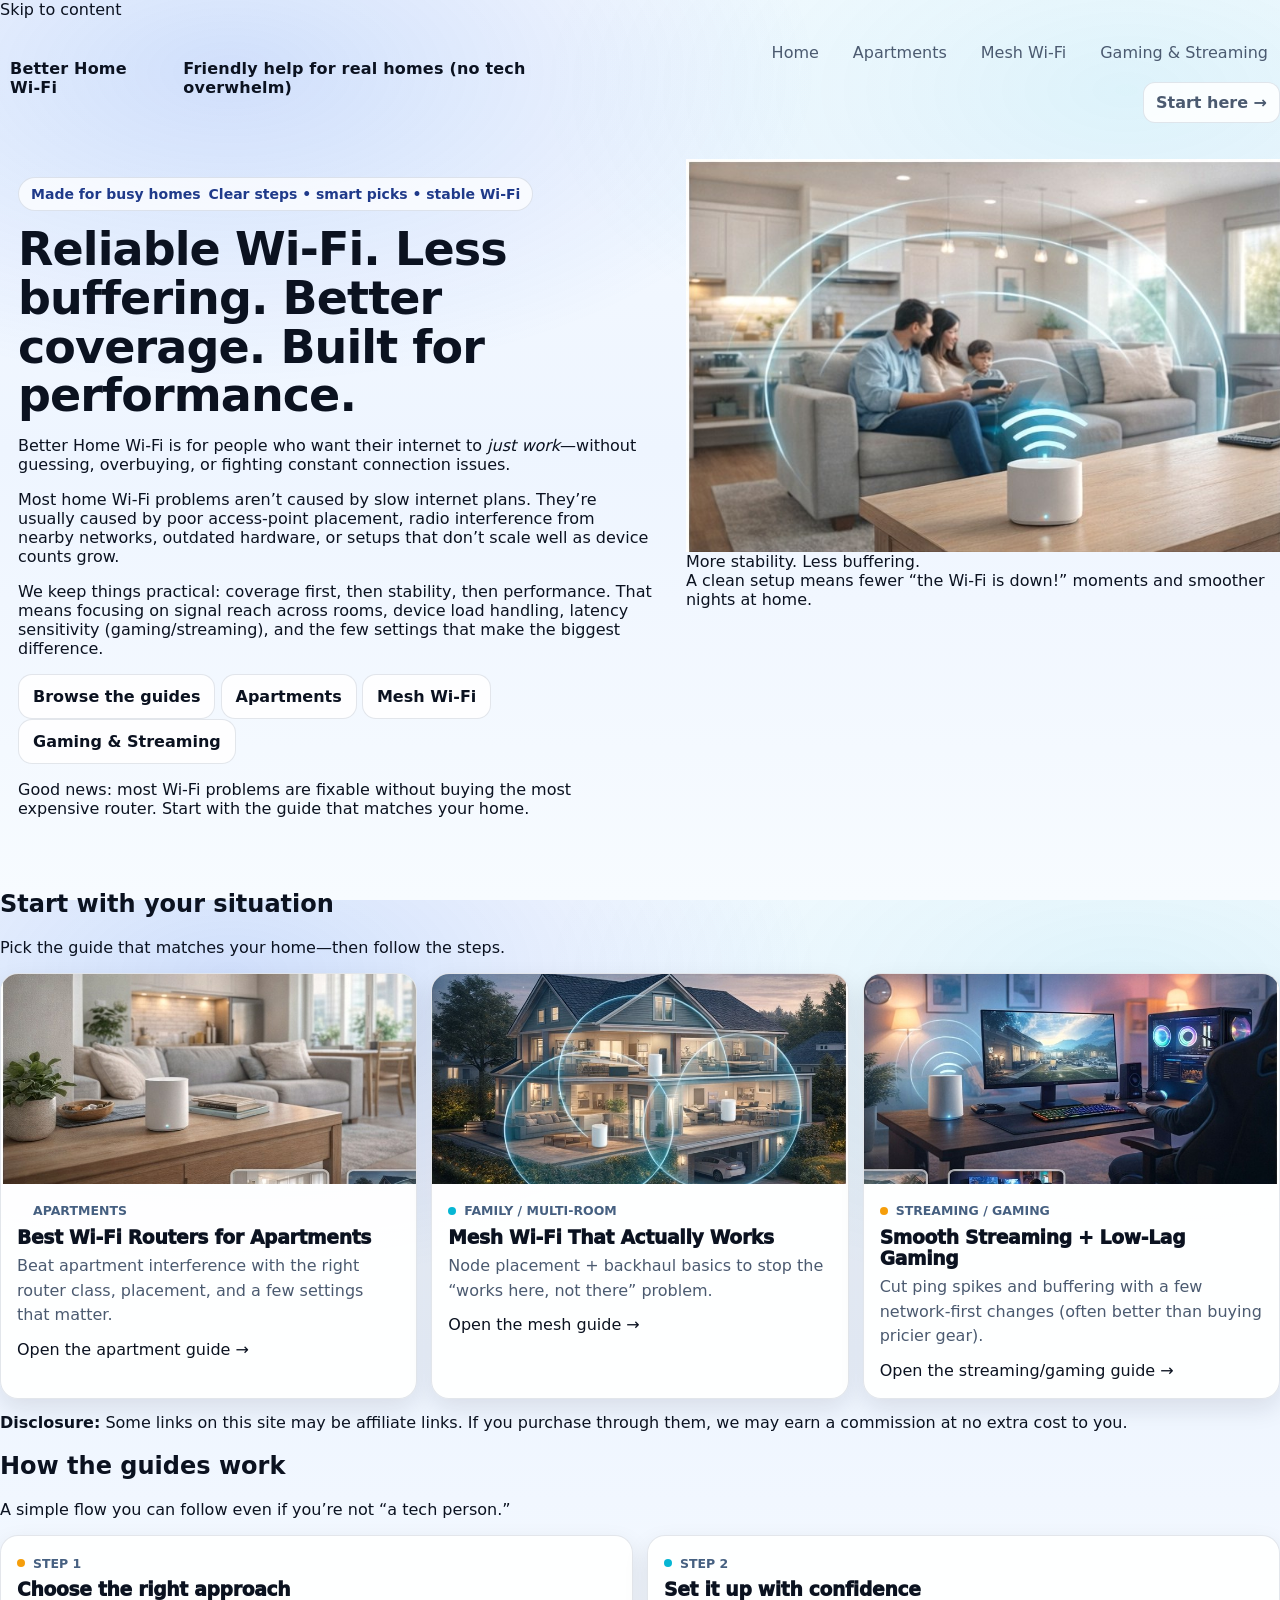
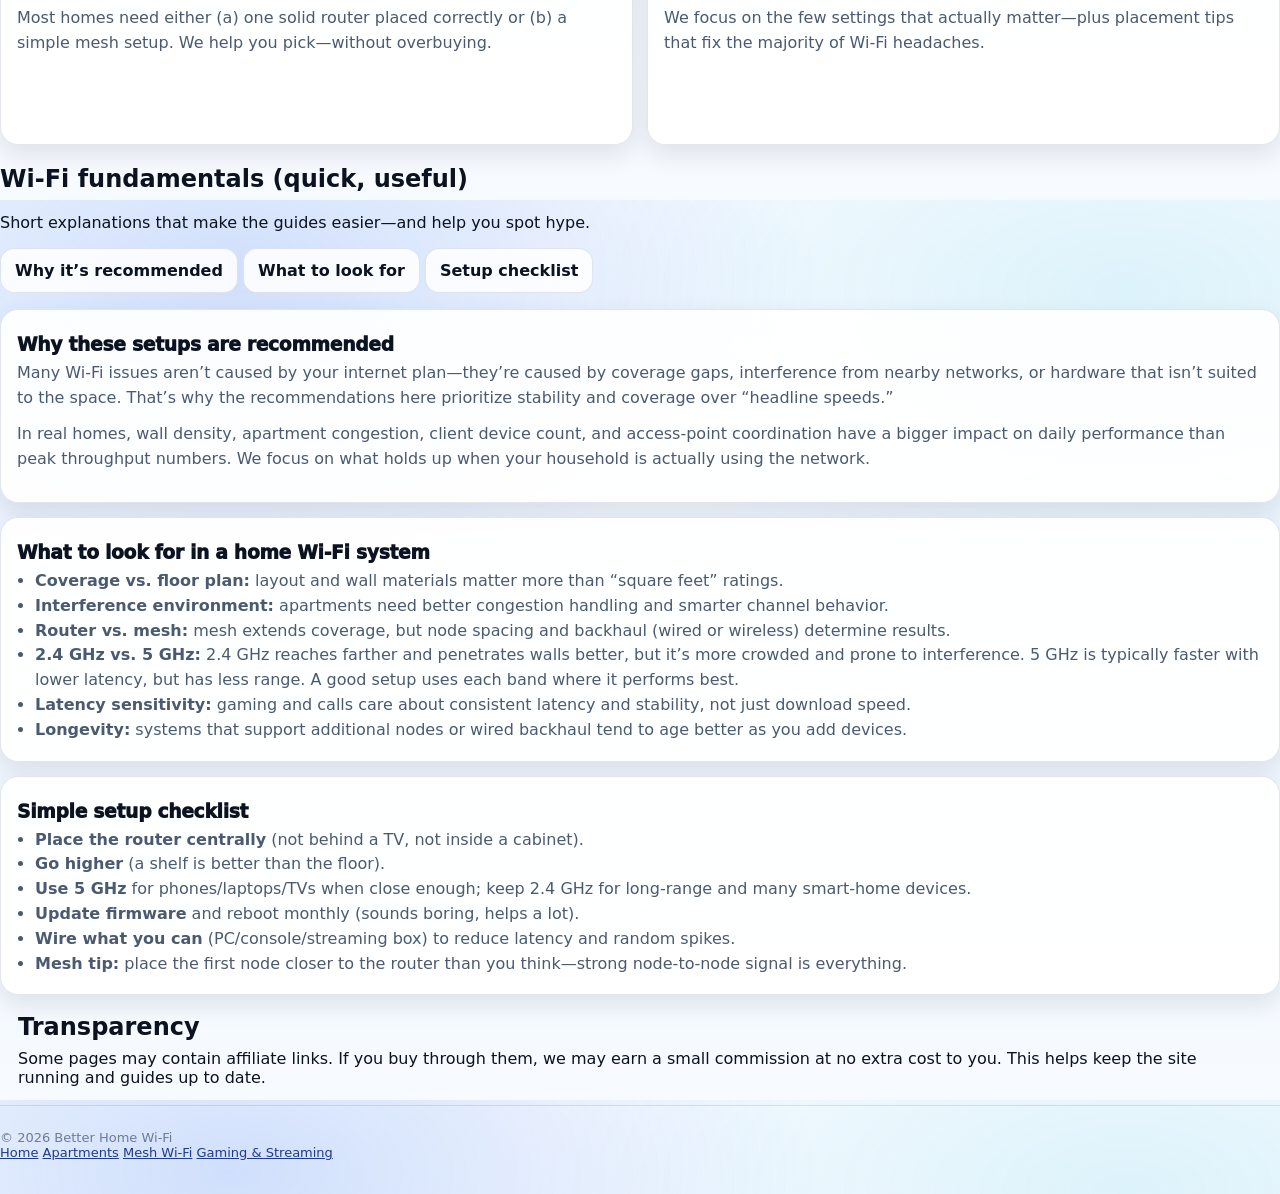
<file: index.html>
<!doctype html>
<html lang="en">
<head>
  <meta charset="utf-8">
  <meta name="viewport" content="width=device-width, initial-scale=1">
  <title>Better Home Wi‑Fi | Reliable Wi‑Fi, Less Buffering, Better Coverage</title>
  <meta name="description" content="Practical home Wi‑Fi guidance for apartments, families, and gamers—focused on coverage, interference, and real-world performance.">
  <meta name="robots" content="index,follow">
  <link rel="stylesheet" href="assets/css/style.css">
</head>
<body>
<a class="skip" href="#content">Skip to content</a>

<header class="top">
  <div class="wrap nav">
    <a class="brand" href="index.html" aria-label="Better Home Wi‑Fi home">
      <span class="logo" aria-hidden="true"></span>
      <span class="brandTitle">Better Home Wi‑Fi</span>
      <span class="brandSub">Friendly help for real homes (no tech overwhelm)</span>
    </a>
    <nav class="navlinks" aria-label="Primary">
      <a href="index.html">Home</a>
      <a href="apartments.html">Apartments</a>
      <a href="mesh.html">Mesh Wi‑Fi</a>
      <a href="gaming.html">Gaming & Streaming</a>
      <a class="btn btnPrimary" href="#featured">Start here →</a>
    </nav>
  </div>
</header>

<main id="content">
  <div class="wrap">

    <!-- HERO -->
    <section class="hero">
      <div class="heroGrid">
        <div class="panel">
          <div class="kicker">
            <span class="pill">Made for busy homes</span>
            <span class="small">Clear steps • smart picks • stable Wi‑Fi</span>
          </div>

          <h1>Reliable Wi‑Fi. Less buffering. Better coverage. Built for performance.</h1>

          <p>
            Better Home Wi‑Fi is for people who want their internet to <em>just work</em>—without guessing, overbuying,
            or fighting constant connection issues.
          </p>
          <p>
            Most home Wi‑Fi problems aren’t caused by slow internet plans. They’re usually caused by poor access‑point placement,
            radio interference from nearby networks, outdated hardware, or setups that don’t scale well as device counts grow.
          </p>
          <p>
            We keep things practical: coverage first, then stability, then performance. That means focusing on signal reach across rooms,
            device load handling, latency sensitivity (gaming/streaming), and the few settings that make the biggest difference.
          </p>

          <div class="actions hero-actions" aria-label="Quick navigation">
            <a class="btn btnPrimary" href="#featured">Browse the guides</a>
            <a class="btn" href="apartments.html">Apartments</a>
            <a class="btn" href="mesh.html">Mesh Wi‑Fi</a>
            <a class="btn" href="gaming.html">Gaming & Streaming</a>
          </div>

          <p class="miniNote">
            Good news: most Wi‑Fi problems are fixable without buying the most expensive router.
            Start with the guide that matches your home.
          </p>
        </div>

        <div class="mediaCard" aria-label="Home Wi‑Fi coverage image">
          <img src="assets/images/hero-home.jpg" alt="A home living space with a Wi‑Fi system" loading="eager">
          <div class="mediaContent">
            <div class="mediaTitle">More stability. Less buffering.</div>
            <div class="mediaText">A clean setup means fewer “the Wi‑Fi is down!” moments and smoother nights at home.</div>
          </div>
        </div>
      </div>
    </section>

    <!-- FEATURED GUIDES -->
    <section id="featured">
      <div class="sectionTitle">
        <h2>Start with your situation</h2>
        <p class="hint">Pick the guide that matches your home—then follow the steps.</p>
      </div>

      <div class="cards">
        <a class="card" href="apartments.html" aria-label="Best Wi‑Fi routers for apartments">
          <div class="cardMedia">
            <img src="assets/images/card-apartments.jpg" alt="Apartment interior with a router" loading="lazy">
          </div>
          <div class="cardBody">
            <div class="cardTag"><span class="dot"></span> APARTMENTS</div>
            <h3 class="cardTitle">Best Wi‑Fi Routers for Apartments</h3>
            <p class="cardText">Beat apartment interference with the right router class, placement, and a few settings that matter.</p>
            <span class="cardLink">Open the apartment guide →</span>
          </div>
        </a>

        <a class="card" href="mesh.html" aria-label="Mesh Wi‑Fi that actually works">
          <div class="cardMedia">
            <img src="assets/images/card-mesh.jpg" alt="Whole-home mesh Wi‑Fi coverage illustration" loading="lazy">
          </div>
          <div class="cardBody">
            <div class="cardTag"><span class="dot" style="background: var(--accent)"></span> FAMILY / MULTI‑ROOM</div>
            <h3 class="cardTitle">Mesh Wi‑Fi That Actually Works</h3>
            <p class="cardText">Node placement + backhaul basics to stop the “works here, not there” problem.</p>
            <span class="cardLink">Open the mesh guide →</span>
          </div>
        </a>

        <a class="card" href="gaming.html" aria-label="Smooth streaming and low-lag gaming">
          <div class="cardMedia">
            <img src="assets/images/card-gaming.jpg" alt="Gaming and streaming setup with a router nearby" loading="lazy">
          </div>
          <div class="cardBody">
            <div class="cardTag"><span class="dot" style="background: var(--warn)"></span> STREAMING / GAMING</div>
            <h3 class="cardTitle">Smooth Streaming + Low‑Lag Gaming</h3>
            <p class="cardText">Cut ping spikes and buffering with a few network-first changes (often better than buying pricier gear).</p>
            <span class="cardLink">Open the streaming/gaming guide →</span>
          </div>
        </a>
      </div>

      <!-- Disclosure (homepage only, under the guide section) -->
      <div class="miniNote" style="margin-top:14px;">
        <strong>Disclosure:</strong> Some links on this site may be affiliate links. If you purchase through them, we may earn a commission at no extra cost to you.
      </div>
    </section>

    <!-- HOW IT WORKS -->
    <section id="how">
      <div class="sectionTitle">
        <h2>How the guides work</h2>
        <p class="hint">A simple flow you can follow even if you’re not “a tech person.”</p>
      </div>

      <div class="grid">
        <div class="card" style="grid-column: span 6; min-height: 210px;">
          <div class="cardBody">
            <div class="cardTag"><span class="dot" style="background: var(--warn)"></span> STEP 1</div>
            <h3 class="cardTitle">Choose the right approach</h3>
            <p class="cardText">Most homes need either (a) one solid router placed correctly or (b) a simple mesh setup. We help you pick—without overbuying.</p>
          </div>
        </div>

        <div class="card" style="grid-column: span 6; min-height: 210px;">
          <div class="cardBody">
            <div class="cardTag"><span class="dot" style="background: var(--accent)"></span> STEP 2</div>
            <h3 class="cardTitle">Set it up with confidence</h3>
            <p class="cardText">We focus on the few settings that actually matter—plus placement tips that fix the majority of Wi‑Fi headaches.</p>
          </div>
        </div>
      </div>
    </section>

    <!-- FUNDAMENTALS (ANCHOR BUTTONS) -->
    <section id="fundamentals">
      <div class="sectionTitle">
        <h2>Wi‑Fi fundamentals (quick, useful)</h2>
        <p class="hint">Short explanations that make the guides easier—and help you spot hype.</p>
      </div>

      <div class="actions" style="margin: 0 0 14px;">
        <a class="btn" href="#why-recommended">Why it’s recommended</a>
        <a class="btn" href="#what-to-look-for">What to look for</a>
        <a class="btn" href="#setup-checklist">Setup checklist</a>
      </div>

      <div class="grid">
        <div class="card" id="why-recommended" style="grid-column: span 12;">
          <div class="cardBody">
            <h3 class="cardTitle">Why these setups are recommended</h3>
            <p class="cardText">
              Many Wi‑Fi issues aren’t caused by your internet plan—they’re caused by coverage gaps, interference from nearby networks,
              or hardware that isn’t suited to the space. That’s why the recommendations here prioritize stability and coverage over
              “headline speeds.”
            </p>
            <p class="cardText">
              In real homes, wall density, apartment congestion, client device count, and access‑point coordination have a bigger impact
              on daily performance than peak throughput numbers. We focus on what holds up when your household is actually using the network.
            </p>
          </div>
        </div>

        <div class="card" id="what-to-look-for" style="grid-column: span 12;">
          <div class="cardBody">
            <h3 class="cardTitle">What to look for in a home Wi‑Fi system</h3>
            <ul class="cardText" style="margin:0; padding-left: 18px;">
              <li><strong>Coverage vs. floor plan:</strong> layout and wall materials matter more than “square feet” ratings.</li>
              <li><strong>Interference environment:</strong> apartments need better congestion handling and smarter channel behavior.</li>
              <li><strong>Router vs. mesh:</strong> mesh extends coverage, but node spacing and backhaul (wired or wireless) determine results.</li>
              <li>
                <strong>2.4 GHz vs. 5 GHz:</strong> 2.4 GHz reaches farther and penetrates walls better, but it’s more crowded and prone to interference.
                5 GHz is typically faster with lower latency, but has less range. A good setup uses each band where it performs best.
              </li>
              <li><strong>Latency sensitivity:</strong> gaming and calls care about consistent latency and stability, not just download speed.</li>
              <li><strong>Longevity:</strong> systems that support additional nodes or wired backhaul tend to age better as you add devices.</li>
            </ul>
          </div>
        </div>

        <div class="card" id="setup-checklist" style="grid-column: span 12;">
          <div class="cardBody">
            <h3 class="cardTitle">Simple setup checklist</h3>
            <ul class="cardText" style="margin:0; padding-left: 18px;">
              <li><strong>Place the router centrally</strong> (not behind a TV, not inside a cabinet).</li>
              <li><strong>Go higher</strong> (a shelf is better than the floor).</li>
              <li><strong>Use 5 GHz</strong> for phones/laptops/TVs when close enough; keep 2.4 GHz for long‑range and many smart‑home devices.</li>
              <li><strong>Update firmware</strong> and reboot monthly (sounds boring, helps a lot).</li>
              <li><strong>Wire what you can</strong> (PC/console/streaming box) to reduce latency and random spikes.</li>
              <li><strong>Mesh tip:</strong> place the first node closer to the router than you think—strong node‑to‑node signal is everything.</li>
            </ul>
          </div>
        </div>
      </div>
    </section>

    <!-- TRANSPARENCY -->
    <section>
      <div class="panel">
        <h2 style="margin:0 0 8px;">Transparency</h2>
        <p class="small" style="margin:0;">
          Some pages may contain affiliate links. If you buy through them, we may earn a small commission at no extra cost to you.
          This helps keep the site running and guides up to date.
        </p>
      </div>
    </section>

  </div>
</main>

<footer class="footer">
  <div class="wrap footerGrid">
    <div class="small">© 2026 Better Home Wi‑Fi</div>
    <div class="footerLinks small">
      <a href="index.html">Home</a>
      <a href="apartments.html">Apartments</a>
      <a href="mesh.html">Mesh Wi‑Fi</a>
      <a href="gaming.html">Gaming & Streaming</a>
    </div>
  </div>
</footer>

<!-- No scripts: keep static-only requirement -->
</body>
</html>
</file>
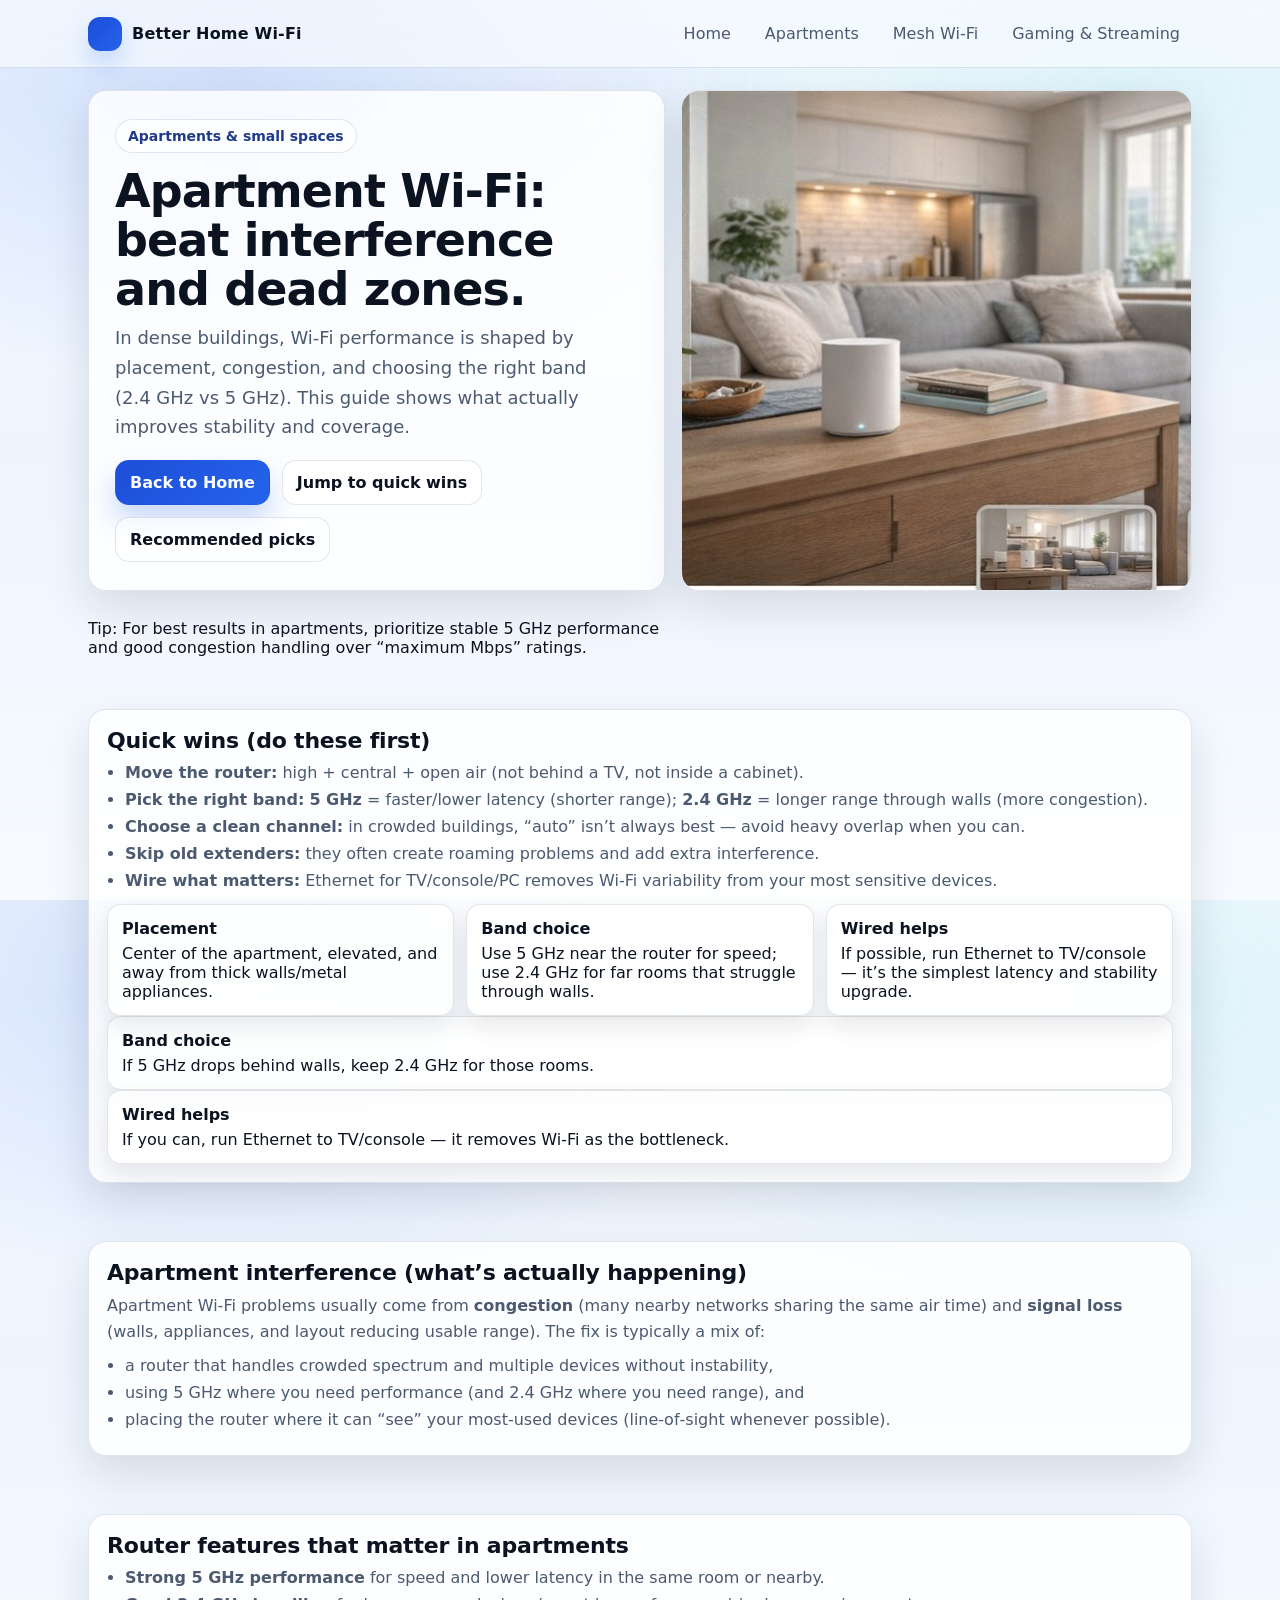
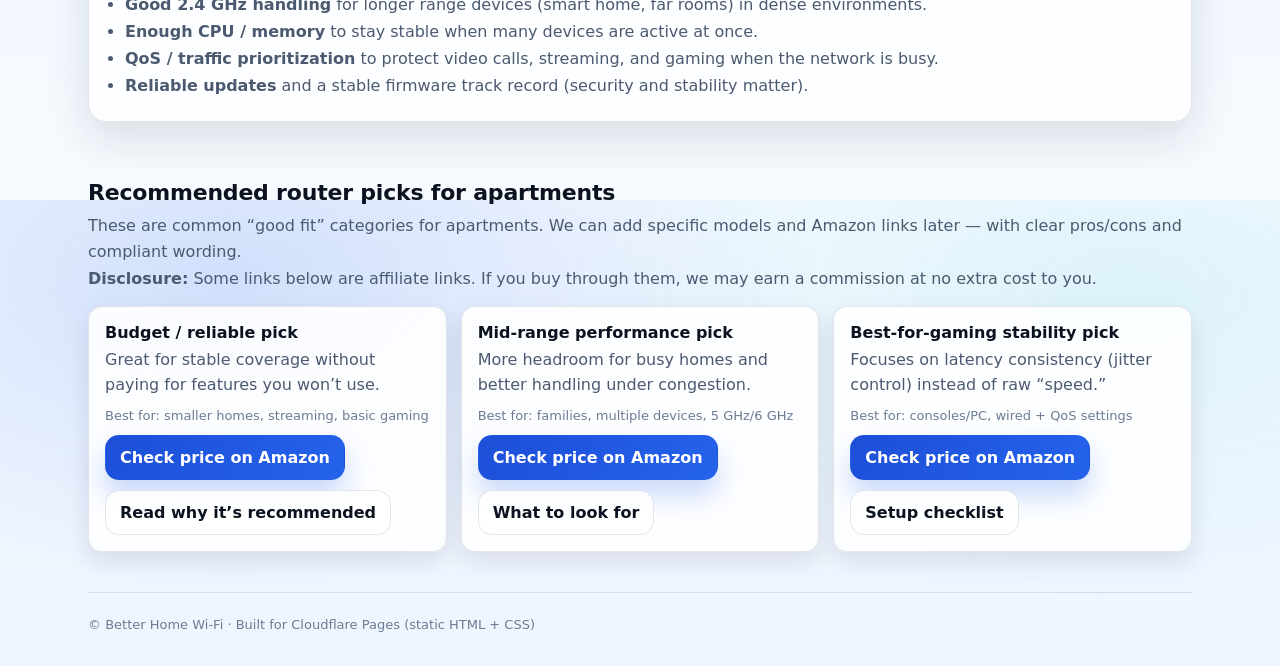
<file: apartments.html>
<!doctype html>
<html lang="en">
<head>
  <meta charset="utf-8">
  <meta name="viewport" content="width=device-width, initial-scale=1">
  <title>Apartments & small spaces — Better Home Wi-Fi</title>
  <meta name="description" content="Apartment Wi‑Fi guide: reduce interference, placement tips, and router features that matter.">
  <link rel="stylesheet" href="assets/css/style.css">
</head>
<body>
<a class="skip-link" href="#content">Skip to content</a>
<header class="topbar">
  <div class="container">
    <nav class="nav" aria-label="Primary">
      <a class="brand" href="index.html">
        <span class="brand-badge" aria-hidden="true"></span>
        <span>Better Home Wi-Fi</span>
      </a>
      <div class="navlinks">
        <a href="index.html" >Home</a>
        <a href="apartments.html">Apartments</a>
        <a href="mesh.html">Mesh Wi-Fi</a>
        <a href="gaming.html">Gaming &amp; Streaming</a>
      </div>
    </nav>
</div>
</header>
<main id="content" class="container">

  <section class="hero" aria-label="Guide hero">
    <div class="heroGrid">
      <div class="shell heroCopy">
        <div class="kicker">Apartments & small spaces</div>
        <h1>Apartment Wi‑Fi: beat interference and dead zones.</h1>
        <p class="lede">In dense buildings, Wi‑Fi performance is shaped by placement, congestion, and choosing the right band (2.4&nbsp;GHz vs 5&nbsp;GHz). This guide shows what actually improves stability and coverage.</p>
        <div class="ctaRow">
          <a class="btn primary" href="index.html">Back to Home</a>
          <a class="btn" href="#quickwins">Jump to quick wins</a>
          <a class="btn ghost" href="#picks">Recommended picks</a>
        </div>
</div>
      <div class="shell heroMedia">
        <img src="assets/images/hero-apartments.jpg" alt="Guide image">
      </div>
    
    <p class="note" style="margin-top:12px">Tip: For best results in apartments, prioritize stable 5&nbsp;GHz performance and good congestion handling over “maximum Mbps” ratings.</p>
</div>
  </section>

  <section class="section" id="quickwins">
    <div class="shell panel">
      <h2>Quick wins (do these first)</h2>
      
<ul class="bullets">
  <li><strong>Move the router:</strong> high + central + open air (not behind a TV, not inside a cabinet).</li>
  <li><strong>Pick the right band:</strong> <strong>5&nbsp;GHz</strong> = faster/lower latency (shorter range); <strong>2.4&nbsp;GHz</strong> = longer range through walls (more congestion).</li>
  <li><strong>Choose a clean channel:</strong> in crowded buildings, “auto” isn’t always best — avoid heavy overlap when you can.</li>
  <li><strong>Skip old extenders:</strong> they often create roaming problems and add extra interference.</li>
  <li><strong>Wire what matters:</strong> Ethernet for TV/console/PC removes Wi‑Fi variability from your most sensitive devices.</li>
</ul>
<div class="steps">
  <div class="step"><strong>Placement</strong> Center of the apartment, elevated, and away from thick walls/metal appliances.</div>
  <div class="step"><strong>Band choice</strong> Use 5&nbsp;GHz near the router for speed; use 2.4&nbsp;GHz for far rooms that struggle through walls.</div>
  <div class="step"><strong>Wired helps</strong> If possible, run Ethernet to TV/console — it’s the simplest latency and stability upgrade.</div>
</div>

  <div class="step"><strong>Band choice</strong> If 5 GHz drops behind walls, keep 2.4 GHz for those rooms.</div>
  <div class="step"><strong>Wired helps</strong> If you can, run Ethernet to TV/console — it removes Wi‑Fi as the bottleneck.</div>
</div>

    </div>
  </section>

  <section class="section" >
    <div class="shell panel">
      <h2>Apartment interference (what’s actually happening)</h2>
      
<p>Apartment Wi‑Fi problems usually come from <strong>congestion</strong> (many nearby networks sharing the same air time) and <strong>signal loss</strong> (walls, appliances, and layout reducing usable range). The fix is typically a mix of:</p>
<ul class="bullets">
  <li>a router that handles crowded spectrum and multiple devices without instability,</li>
  <li>using 5&nbsp;GHz where you need performance (and 2.4&nbsp;GHz where you need range), and</li>
  <li>placing the router where it can “see” your most-used devices (line‑of‑sight whenever possible).</li>
</ul>

    </div>
  </section>

  <section class="section" >
    <div class="shell panel">
      <h2>Router features that matter in apartments</h2>
      
<ul class="bullets">
  <li><strong>Strong 5&nbsp;GHz performance</strong> for speed and lower latency in the same room or nearby.</li>
  <li><strong>Good 2.4&nbsp;GHz handling</strong> for longer range devices (smart home, far rooms) in dense environments.</li>
  <li><strong>Enough CPU / memory</strong> to stay stable when many devices are active at once.</li>
  <li><strong>QoS / traffic prioritization</strong> to protect video calls, streaming, and gaming when the network is busy.</li>
  <li><strong>Reliable updates</strong> and a stable firmware track record (security and stability matter).</li>
</ul>

    </div>
  </section>

  <section class="section" id="picks" aria-label="Product picks">
    <h2>Recommended router picks for apartments</h2>
    <p>These are common “good fit” categories for apartments. We can add specific models and Amazon links later — with clear pros/cons and compliant wording.</p>
    <p class="note"><strong>Disclosure:</strong> Some links below are affiliate links. If you buy through them, we may earn a commission at no extra cost to you.</p>
<div class="productGrid">
      <div class="product">
        <h4>Budget / reliable pick</h4>
        <p>Great for stable coverage without paying for features you won’t use.</p>
        <div class="meta">Best for: smaller homes, streaming, basic gaming</div>
        <div class="actions">
          <a class="btn primary" href="https://www.amazon.com/s?k=wifi+router+apartment+budget&tag=betterhomewif-20" target="_blank" rel="nofollow sponsored">Check price on Amazon</a>
          <a class="btn" href="index.html#why-recommended">Read why it’s recommended</a>
        </div>
      </div>
      <div class="product">
        <h4>Mid‑range performance pick</h4>
        <p>More headroom for busy homes and better handling under congestion.</p>
        <div class="meta">Best for: families, multiple devices, 5 GHz/6 GHz</div>
        <div class="actions">
          <a class="btn primary" href="https://www.amazon.com/s?k=wifi+6+router+apartment&tag=betterhomewif-20" target="_blank" rel="nofollow sponsored">Check price on Amazon</a>
          <a class="btn" href="index.html#what-to-look-for">What to look for</a>
        </div>
      </div>
      <div class="product">
        <h4>Best‑for‑gaming stability pick</h4>
        <p>Focuses on latency consistency (jitter control) instead of raw “speed.”</p>
        <div class="meta">Best for: consoles/PC, wired + QoS settings</div>
        <div class="actions">
          <a class="btn primary" href="https://www.amazon.com/s?k=gaming+router+low+latency&tag=betterhomewif-20" target="_blank" rel="nofollow sponsored">Check price on Amazon</a>
          <a class="btn" href="index.html#setup-checklist">Setup checklist</a>
        </div>
      </div>
    </div>
  </section>
  <section class="footer" aria-label="Footer">
    <div>© Better Home Wi-Fi · Built for Cloudflare Pages (static HTML + CSS)</div>
</section>
</main>
</body>
</html>
</file>
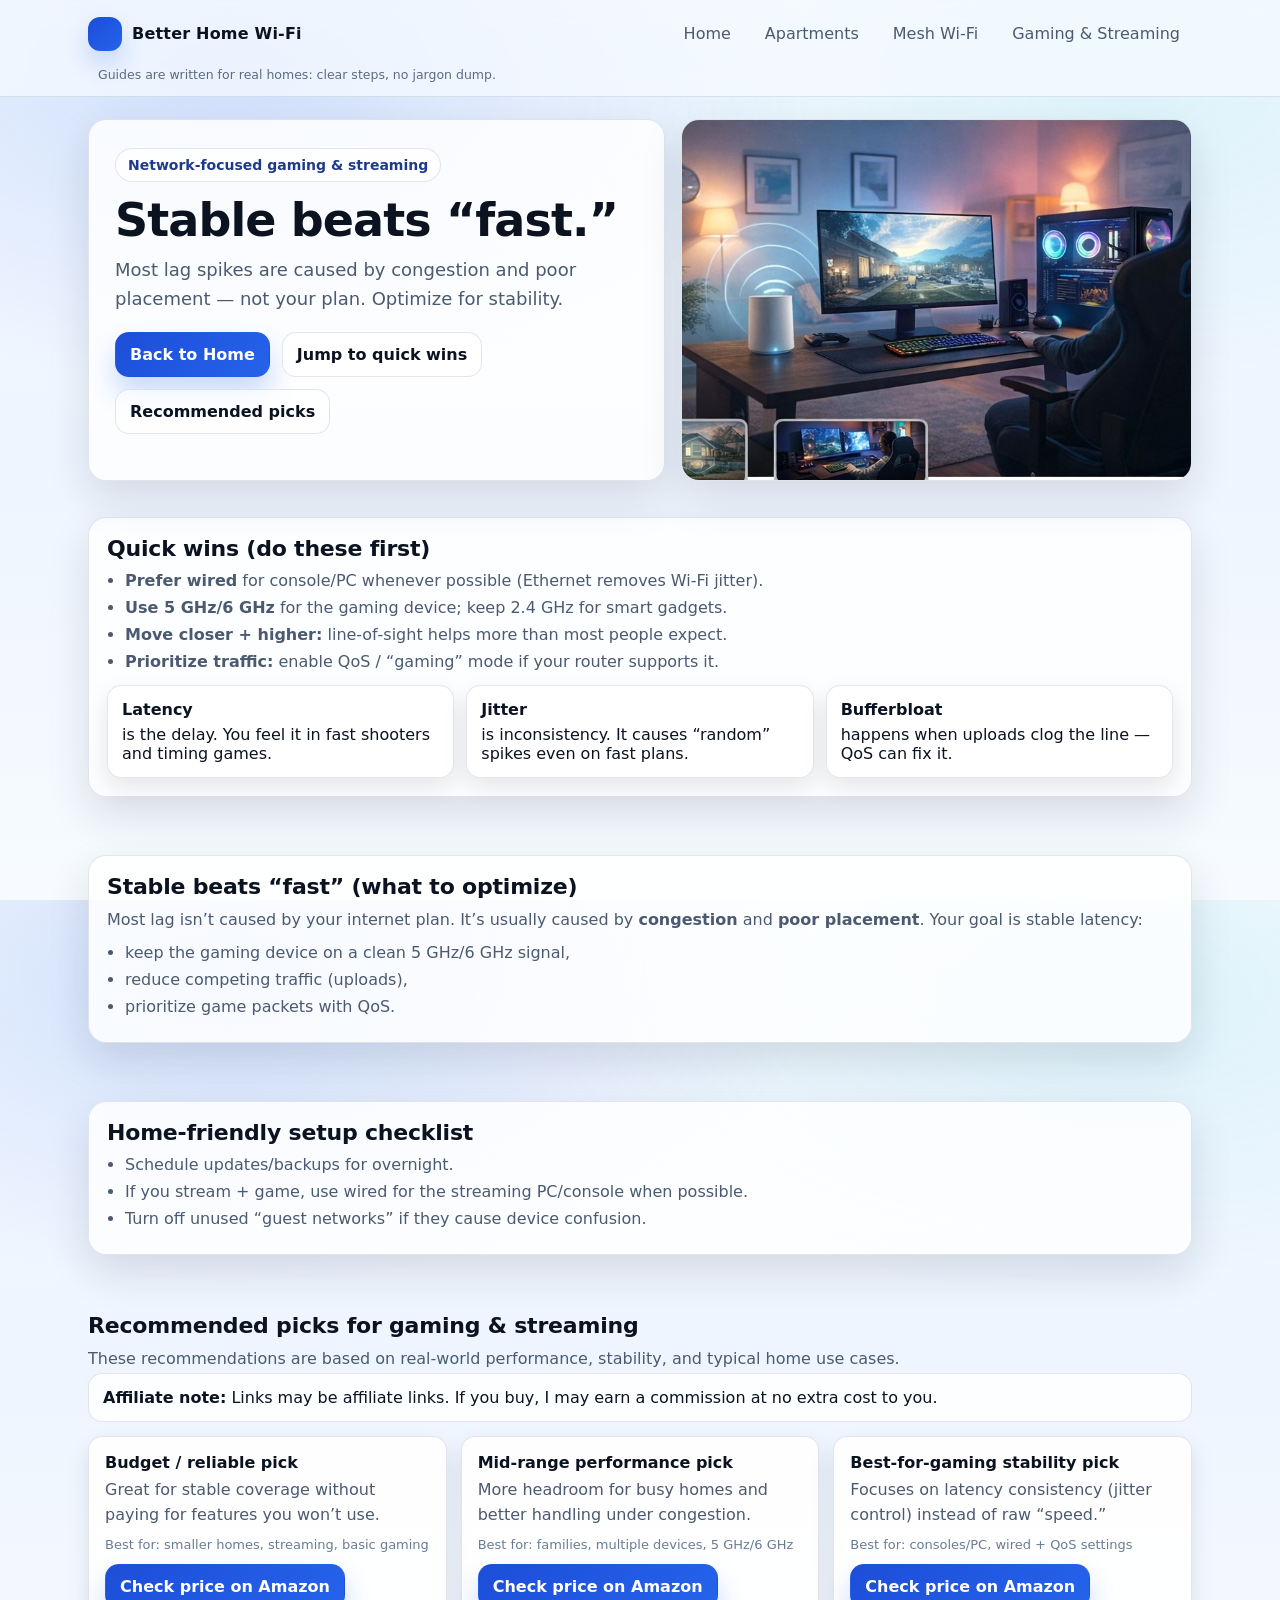
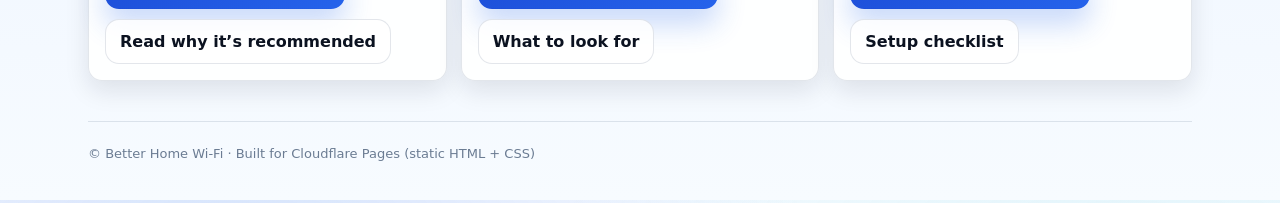
<file: gaming.html>
<!doctype html>
<html lang="en">
<head>
  <meta charset="utf-8">
  <meta name="viewport" content="width=device-width, initial-scale=1">
  <title>Gaming & Streaming — Better Home Wi-Fi</title>
  <meta name="description" content="Gaming Wi‑Fi guide: reduce jitter, improve stability, and choose the right hardware.">
  <link rel="stylesheet" href="assets/css/style.css">
</head>
<body>
<a class="skip-link" href="#content">Skip to content</a>
<header class="topbar">
  <div class="container">
    <nav class="nav" aria-label="Primary">
      <a class="brand" href="index.html">
        <span class="brand-badge" aria-hidden="true"></span>
        <span>Better Home Wi-Fi</span>
      </a>
      <div class="navlinks">
        <a href="index.html" >Home</a>
        <a href="apartments.html">Apartments</a>
        <a href="mesh.html">Mesh Wi-Fi</a>
        <a href="gaming.html">Gaming &amp; Streaming</a>
      </div>
    </nav>
    <div class="notice">
      <span><strong></strong> </span>
      <span>Guides are written for real homes: clear steps, no jargon dump.</span>
    </div>
  </div>
</header>
<main id="content" class="container">

  <section class="hero" aria-label="Guide hero">
    <div class="heroGrid">
      <div class="shell heroCopy">
        <div class="kicker">Network‑focused gaming & streaming</div>
        <h1>Stable beats “fast.”</h1>
        <p class="lede">Most lag spikes are caused by congestion and poor placement — not your plan. Optimize for stability.</p>
        <div class="ctaRow">
          <a class="btn primary" href="index.html">Back to Home</a>
          <a class="btn" href="#quickwins">Jump to quick wins</a>
          <a class="btn ghost" href="#picks">Recommended picks</a>
        </div>
        <div class="smallprint"><strong></strong> </div>
      </div>
      <div class="shell heroMedia">
        <img src="assets/images/hero-gaming.jpg" alt="Guide image">
      </div>
    </div>
  </section>

  <section class="section" id="quickwins">
    <div class="shell panel">
      <h2>Quick wins (do these first)</h2>
      
<ul class="bullets">
  <li><strong>Prefer wired</strong> for console/PC whenever possible (Ethernet removes Wi‑Fi jitter).</li>
  <li><strong>Use 5 GHz/6 GHz</strong> for the gaming device; keep 2.4 GHz for smart gadgets.</li>
  <li><strong>Move closer + higher:</strong> line‑of‑sight helps more than most people expect.</li>
  <li><strong>Prioritize traffic:</strong> enable QoS / “gaming” mode if your router supports it.</li>
</ul>
<div class="steps">
  <div class="step"><strong>Latency</strong> is the delay. You feel it in fast shooters and timing games.</div>
  <div class="step"><strong>Jitter</strong> is inconsistency. It causes “random” spikes even on fast plans.</div>
  <div class="step"><strong>Bufferbloat</strong> happens when uploads clog the line — QoS can fix it.</div>
</div>

    </div>
  </section>

  <section class="section" >
    <div class="shell panel">
      <h2>Stable beats “fast” (what to optimize)</h2>
      
<p>Most lag isn’t caused by your internet plan. It’s usually caused by <strong>congestion</strong> and <strong>poor placement</strong>. Your goal is stable latency:</p>
<ul class="bullets">
  <li>keep the gaming device on a clean 5 GHz/6 GHz signal,</li>
  <li>reduce competing traffic (uploads),</li>
  <li>prioritize game packets with QoS.</li>
</ul>

    </div>
  </section>

  <section class="section" >
    <div class="shell panel">
      <h2>Home-friendly setup checklist</h2>
      
<ul class="bullets">
  <li>Schedule updates/backups for overnight.</li>
  <li>If you stream + game, use wired for the streaming PC/console when possible.</li>
  <li>Turn off unused “guest networks” if they cause device confusion.</li>
</ul>

    </div>
  </section>

  <section class="section" id="picks" aria-label="Product picks">
    <h2>Recommended picks for gaming & streaming</h2>
    <p>These recommendations are based on real-world performance, stability, and typical home use cases.</p>

    <div class="callout">
      <strong>Affiliate note:</strong> Links may be affiliate links. If you buy, I may earn a commission at no extra cost to you.
    </div>

    <div class="productGrid">
      <div class="product">
        <h4>Budget / reliable pick</h4>
        <p>Great for stable coverage without paying for features you won’t use.</p>
        <div class="meta">Best for: smaller homes, streaming, basic gaming</div>
        <div class="actions">
          <a class="btn primary" href="#">Check price on Amazon</a>
          <a class="btn" href="#">Read why it’s recommended</a>
        </div>
      </div>
      <div class="product">
        <h4>Mid‑range performance pick</h4>
        <p>More headroom for busy homes and better handling under congestion.</p>
        <div class="meta">Best for: families, multiple devices, 5 GHz/6 GHz</div>
        <div class="actions">
          <a class="btn primary" href="#">Check price on Amazon</a>
          <a class="btn" href="#">What to look for</a>
        </div>
      </div>
      <div class="product">
        <h4>Best‑for‑gaming stability pick</h4>
        <p>Focuses on latency consistency (jitter control) instead of raw “speed.”</p>
        <div class="meta">Best for: consoles/PC, wired + QoS settings</div>
        <div class="actions">
          <a class="btn primary" href="#">Check price on Amazon</a>
          <a class="btn" href="#">Setup checklist</a>
        </div>
      </div>
    </div>
  </section>
  <section class="footer" aria-label="Footer">
    <div>© Better Home Wi-Fi · Built for Cloudflare Pages (static HTML + CSS)</div>
    <div style="margin-top:8px"><strong></strong> </div>
  </section>
</main>
</body>
</html>
</file>
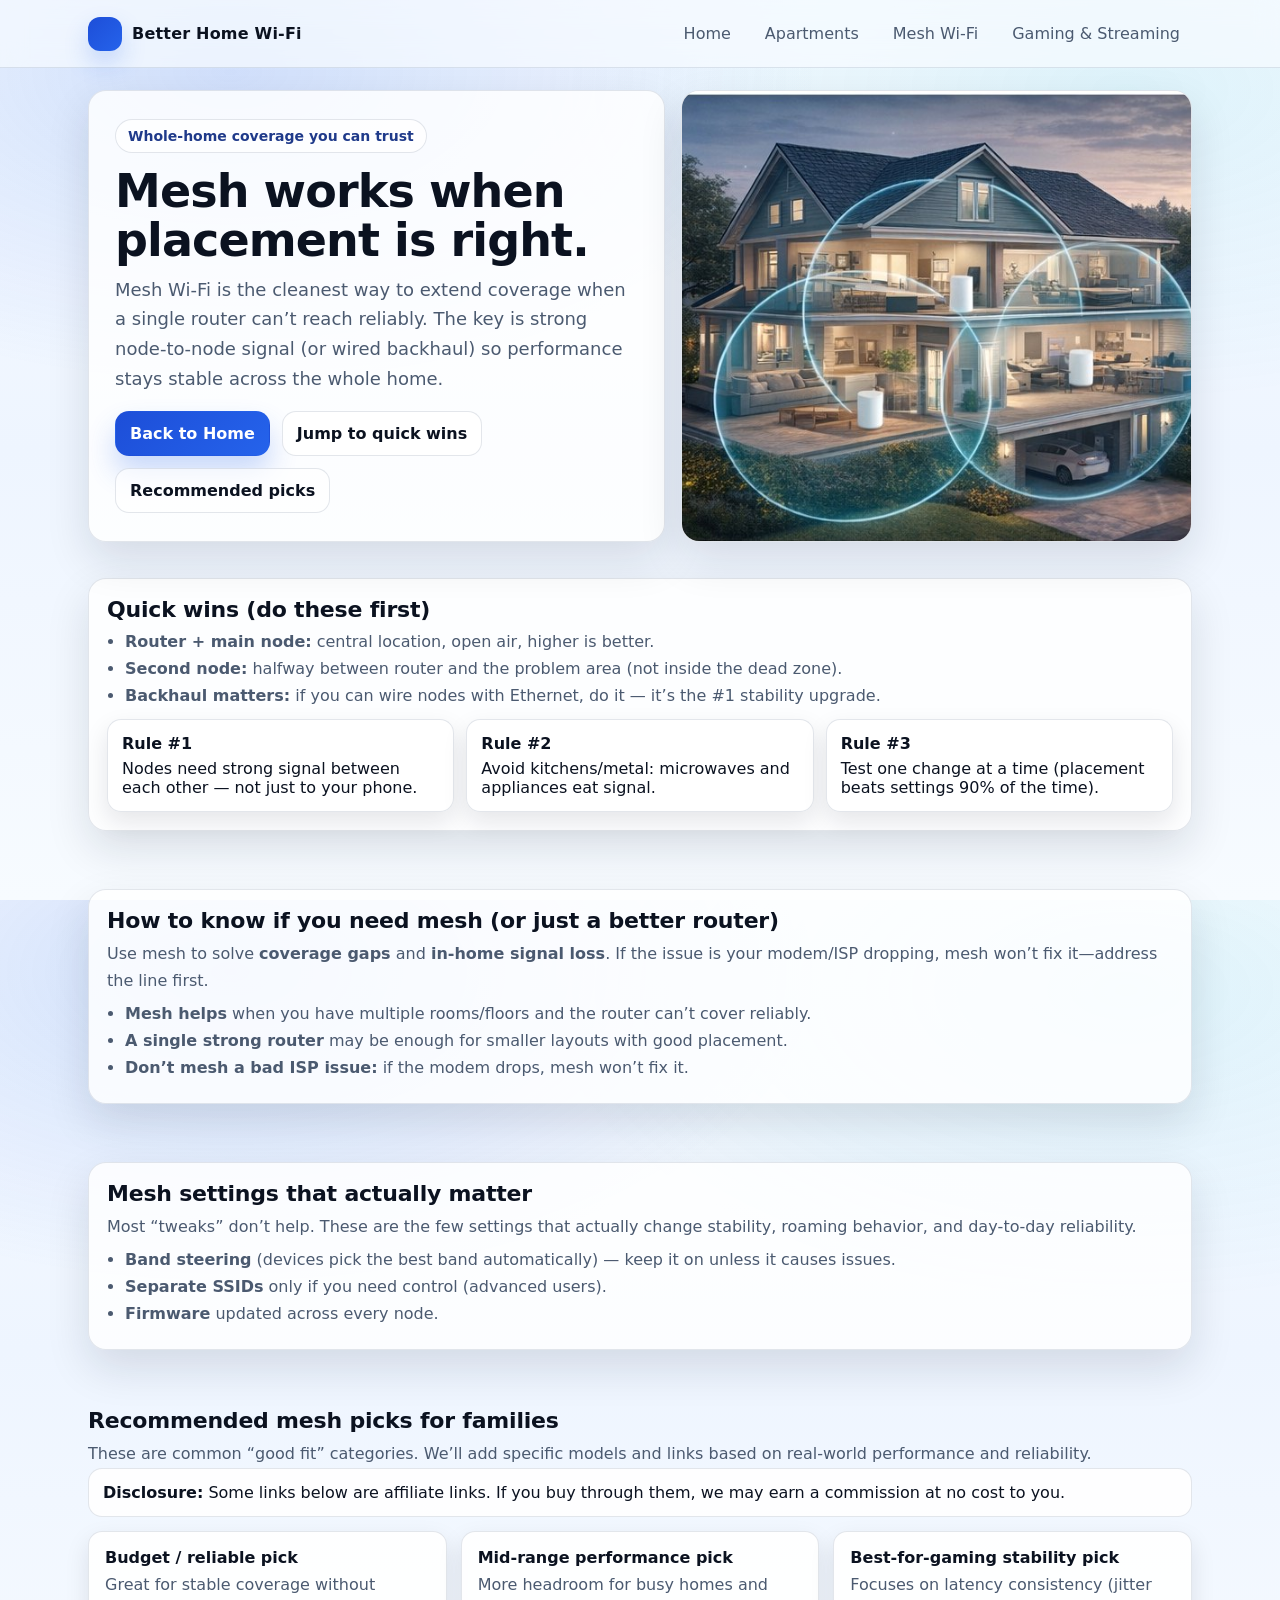
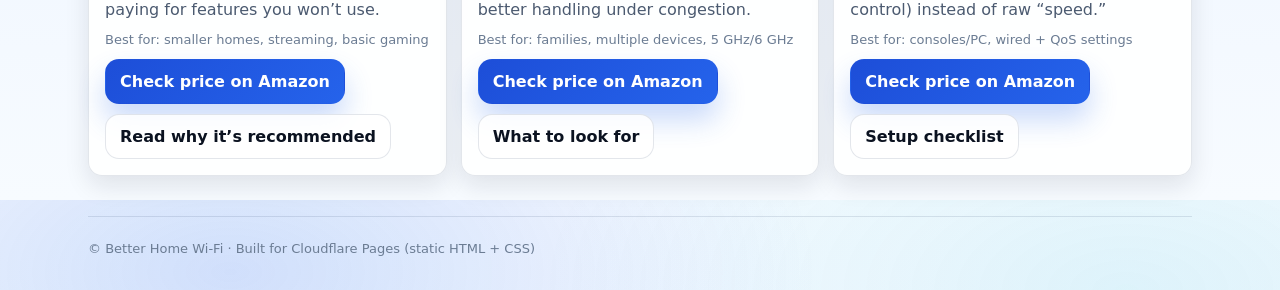
<file: mesh.html>
<!doctype html>
<html lang="en">
<head>
  <meta charset="utf-8">
  <meta name="viewport" content="width=device-width, initial-scale=1">
  <title>Mesh Wi‑Fi — Better Home Wi-Fi</title>
  <meta name="description" content="Mesh Wi‑Fi guide: node placement, backhaul, and settings that matter.">
  <link rel="stylesheet" href="assets/css/style.css">
</head>
<body>
<a class="skip-link" href="#content">Skip to content</a>
<header class="topbar">
  <div class="container">
    <nav class="nav" aria-label="Primary">
      <a class="brand" href="index.html">
        <span class="brand-badge" aria-hidden="true"></span>
        <span>Better Home Wi-Fi</span>
      </a>
      <div class="navlinks">
        <a href="index.html" >Home</a>
        <a href="apartments.html">Apartments</a>
        <a href="mesh.html">Mesh Wi-Fi</a>
        <a href="gaming.html">Gaming &amp; Streaming</a>
      </div>
    </nav>
  </div>
</header>
<main id="content" class="container">

  <section class="hero" aria-label="Guide hero">
    <div class="heroGrid">
      <div class="shell heroCopy">
        <div class="kicker">Whole‑home coverage you can trust</div>
        <h1>Mesh works when placement is right.</h1>
        <p class="lede">Mesh Wi‑Fi is the cleanest way to extend coverage when a single router can’t reach reliably. The key is strong node‑to‑node signal (or wired backhaul) so performance stays stable across the whole home.</p>
        <div class="ctaRow">
          <a class="btn primary" href="index.html">Back to Home</a>
          <a class="btn" href="#quickwins">Jump to quick wins</a>
          <a class="btn ghost" href="#picks">Recommended picks</a>
        </div>
      </div>
      <div class="shell heroMedia">
        <img src="assets/images/hero-mesh.jpg" alt="Guide image">
      </div>
    </div>
  </section>

  <section class="section" id="quickwins">
    <div class="shell panel">
      <h2>Quick wins (do these first)</h2>
      
<ul class="bullets">
  <li><strong>Router + main node:</strong> central location, open air, higher is better.</li>
  <li><strong>Second node:</strong> halfway between router and the problem area (not inside the dead zone).</li>
  <li><strong>Backhaul matters:</strong> if you can wire nodes with Ethernet, do it — it’s the #1 stability upgrade.</li>
</ul>
<div class="steps">
  <div class="step"><strong>Rule #1</strong> Nodes need strong signal between each other — not just to your phone.</div>
  <div class="step"><strong>Rule #2</strong> Avoid kitchens/metal: microwaves and appliances eat signal.</div>
  <div class="step"><strong>Rule #3</strong> Test one change at a time (placement beats settings 90% of the time).</div>
</div>

    </div>
  </section>

  <section class="section" >
    <div class="shell panel">
      <h2>How to know if you need mesh (or just a better router)</h2>
      
<p>Use mesh to solve <strong>coverage gaps</strong> and <strong>in‑home signal loss</strong>. If the issue is your modem/ISP dropping, mesh won’t fix it—address the line first.</p>
      <ul class="bullets">
  <li><strong>Mesh helps</strong> when you have multiple rooms/floors and the router can’t cover reliably.</li>
  <li><strong>A single strong router</strong> may be enough for smaller layouts with good placement.</li>
  <li><strong>Don’t mesh a bad ISP issue:</strong> if the modem drops, mesh won’t fix it.</li>
</ul>

    </div>
  </section>

  <section class="section" >
    <div class="shell panel">
      <h2>Mesh settings that actually matter</h2>
      
<p>Most “tweaks” don’t help. These are the few settings that actually change stability, roaming behavior, and day‑to‑day reliability.</p>
      <ul class="bullets">
  <li><strong>Band steering</strong> (devices pick the best band automatically) — keep it on unless it causes issues.</li>
  <li><strong>Separate SSIDs</strong> only if you need control (advanced users).</li>
  <li><strong>Firmware</strong> updated across every node.</li>
</ul>

    </div>
  </section>

  <section class="section" id="picks" aria-label="Product picks">
    <h2>Recommended mesh picks for families</h2>
    <p>These are common “good fit” categories. We’ll add specific models and links based on real-world performance and reliability.</p>

    <div class="callout"><strong>Disclosure:</strong> Some links below are affiliate links. If you buy through them, we may earn a commission at no cost to you.</div>

    <div class="productGrid">
      <div class="product">
        <h4>Budget / reliable pick</h4>
        <p>Great for stable coverage without paying for features you won’t use.</p>
        <div class="meta">Best for: smaller homes, streaming, basic gaming</div>
        <div class="actions">
          <a class="btn primary" href="https://www.amazon.com/s?k=dual+band+mesh+wifi+system&tag=betterhomewif-20">Check price on Amazon</a>
          <a class="btn" href="index.html#why-recommended">Read why it’s recommended</a>
        </div>
      </div>
      <div class="product">
        <h4>Mid‑range performance pick</h4>
        <p>More headroom for busy homes and better handling under congestion.</p>
        <div class="meta">Best for: families, multiple devices, 5 GHz/6 GHz</div>
        <div class="actions">
          <a class="btn primary" href="https://www.amazon.com/s?k=tri+band+mesh+wifi+system&tag=betterhomewif-20">Check price on Amazon</a>
          <a class="btn" href="index.html#what-to-look-for">What to look for</a>
        </div>
      </div>
      <div class="product">
        <h4>Best‑for‑gaming stability pick</h4>
        <p>Focuses on latency consistency (jitter control) instead of raw “speed.”</p>
        <div class="meta">Best for: consoles/PC, wired + QoS settings</div>
        <div class="actions">
          <a class="btn primary" href="https://www.amazon.com/s?k=mesh+wifi+system+gaming+qos&tag=betterhomewif-20">Check price on Amazon</a>
          <a class="btn" href="index.html#setup-checklist">Setup checklist</a>
        </div>
      </div>
    </div>
  </section>
  <section class="footer" aria-label="Footer">
    <div>© Better Home Wi-Fi · Built for Cloudflare Pages (static HTML + CSS)</div>
  </section>
</main>
</body>
</html>
</file>
<file: assets/css/style.css>
:root{
  --bg0:#f7fbff;
  --bg1:#eef5ff;
  --ink:#0b1220;
  --muted:#4b5a70;
  --line:rgba(27, 53, 93, .12);
  --card:rgba(255,255,255,.82);
  --card2:rgba(255,255,255,.92);
  --brand:#1d4ed8;
  --brand2:#2563eb;
  --accent:#06b6d4;
  --warn:#f59e0b;
  --shadow: 0 18px 44px rgba(15,23,42,.12);
  --shadow2: 0 10px 24px rgba(15,23,42,.10);
  --radius: 18px;
  --radius2: 14px;
  --max: 1140px;
}

*{box-sizing:border-box}
html,body{height:100%}
body{
  margin:0;
  font-family: ui-sans-serif, system-ui, -apple-system, Segoe UI, Roboto, Arial, sans-serif;
  color:var(--ink);
  background:
    radial-gradient(980px 520px at 18% 8%, rgba(37,99,235,.18), transparent 60%),
    radial-gradient(980px 520px at 88% 10%, rgba(6,182,212,.10), transparent 60%),
    linear-gradient(180deg, var(--bg0) 0%, var(--bg1) 50%, var(--bg0) 100%);
}

a{color:inherit; text-decoration:none}
img{max-width:100%; display:block}
.container{max-width:var(--max); margin:0 auto; padding:0 18px}

.skip-link{
  position:absolute; left:-999px; top:auto; width:1px; height:1px; overflow:hidden;
}
.skip-link:focus{
  left:18px; top:14px; width:auto; height:auto;
  padding:10px 12px; border-radius:12px;
  background:#fff; box-shadow:var(--shadow2); border:1px solid var(--line);
  z-index:9999;
}

.topbar{
  position:sticky; top:0; z-index:50;
  background: rgba(247,251,255,.70);
  backdrop-filter: blur(12px);
  border-bottom: 1px solid var(--line);
}

.nav{
  display:flex; align-items:center; justify-content:space-between;
  gap:14px; padding:14px 0;
}

.brand{
  display:flex; align-items:center; gap:10px;
  font-weight:900; letter-spacing:.2px;
}
.brand-badge{
  width:34px; height:34px; border-radius:12px;
  background: linear-gradient(135deg, var(--brand), var(--brand2));
  box-shadow: 0 12px 24px rgba(37,99,235,.22);
}
.navlinks{display:flex; gap:10px; flex-wrap:wrap; justify-content:flex-end}
.navlinks a{
  padding:10px 12px;
  border-radius: 12px;
  color: var(--muted);
}
.navlinks a:hover{background: rgba(255,255,255,.70); color:var(--ink)}
.navlinks a[aria-current="page"]{
  background: rgba(255,255,255,.84);
  border:1px solid var(--line);
  color: var(--ink);
}

.notice{
  display:flex; gap:10px; flex-wrap:wrap; align-items:center;
  padding: 0 0 14px;
  color:#5b6b82;
  font-size: 12.5px;
}
.notice strong{color:#1f3a8a}

.shell{
  background: var(--card);
  border: 1px solid var(--line);
  border-radius: var(--radius);
  box-shadow: var(--shadow);
}

.hero{
  padding: 22px 0 18px;
}
.heroGrid{
  display:grid; gap:16px;
  grid-template-columns: 1.06fr .94fr;
  align-items:stretch;
}
@media (max-width: 920px){
  .heroGrid{grid-template-columns:1fr}
}

.heroCopy{padding:28px 26px}
.kicker{
  display:inline-flex; align-items:center; gap:8px;
  padding:8px 12px;
  border-radius: 999px;
  background: rgba(255,255,255,.72);
  border:1px solid var(--line);
  color:#1f3a8a;
  font-weight:850;
  font-size:14px;
}
h1{
  margin:14px 0 10px;
  font-size: 46px;
  line-height: 1.06;
  letter-spacing: -0.9px;
}
@media (max-width: 540px){
  h1{font-size: 34px}
}
.lede{
  margin:0;
  color: var(--muted);
  font-size: 18px;
  line-height: 1.65;
}

.ctaRow{display:flex; gap:12px; flex-wrap:wrap; margin-top:18px}
.btn{
  display:inline-flex; align-items:center; justify-content:center;
  padding:12px 14px;
  border-radius: 14px;
  border:1px solid var(--line);
  background: rgba(255,255,255,.85);
  font-weight:900;
  transition: transform .08s ease, box-shadow .08s ease;
}
.btn:hover{transform: translateY(-1px)}
.btn.primary{
  border-color: transparent;
  background: linear-gradient(135deg, var(--brand), var(--brand2));
  color:#fff;
  box-shadow: 0 16px 28px rgba(37,99,235,.24);
}
.btn.ghost{background: rgba(255,255,255,.66)}

.smallprint{
  margin-top:14px;
  font-size: 13px;
  color:#6b7c93;
}

.heroMedia{
  overflow:hidden;
}
.heroMedia img{
  width:100%;
  height:100%;
  min-height: 360px;
  object-fit: cover;
}

.section{padding: 18px 0 40px}
.section h2{
  margin:0 0 8px;
  font-size: 22px;
  letter-spacing:-0.2px;
}
.section p{margin:0; color:var(--muted); line-height:1.65}

.cards{
  margin-top: 16px;
  display:grid; gap:14px;
  grid-template-columns: repeat(3, 1fr);
}
@media (max-width: 980px){
  .cards{grid-template-columns:1fr}
}

.grid{
  margin-top: 16px;
  display:grid; gap:14px;
  grid-template-columns: repeat(12, 1fr);
}
@media (max-width: 980px){
  .grid{grid-template-columns:1fr}
  .grid > *{grid-column: 1 / -1 !important;}
}


.card{
  overflow:hidden;
  background: var(--card2);
  border: 1px solid var(--line);
  border-radius: var(--radius);
  box-shadow: var(--shadow2);
  color: inherit;
  text-decoration: none;
  display:block;
}
.card:hover{transform: translateY(-1px);}
.card{transition: transform .12s ease, box-shadow .12s ease;}
.card:hover{box-shadow: var(--shadow);}

.card img{
  width:100%;
  height: 210px;
  object-fit: cover;
}
.cardBody{padding:16px 16px 18px}
.cardTag{
  display:inline-flex; align-items:center; gap:8px;
  font-size: 12.5px;
  color:#466081;
  font-weight:850;
}
.dot{width:8px; height:8px; border-radius:99px; display:inline-block}
.dot.a{background: var(--accent)}
.dot.m{background: #22c55e}
.dot.g{background: var(--warn)}
.cardTitle{margin:8px 0 6px; font-weight: 950; letter-spacing:-.3px}
.cardText{margin:0 0 12px; color:var(--muted); line-height:1.55}

.grid2{
  display:grid; gap:14px;
  grid-template-columns: 1fr 1fr;
  margin-top: 18px;
}
@media (max-width: 980px){ .grid2{grid-template-columns:1fr} }

.panel{padding:18px}
.panel h3{margin:0 0 8px; font-size:18px}
.bullets{margin:10px 0 0; padding-left:18px; color:var(--muted)}
.bullets li{margin:8px 0}

.callout{
  background: rgba(255,255,255,.88);
  border: 1px solid var(--line);
  border-radius: var(--radius2);
  padding: 14px 14px;
}

.steps{
  display:grid; gap:12px;
  grid-template-columns: 1fr 1fr 1fr;
  margin-top: 14px;
}
@media (max-width: 980px){ .steps{grid-template-columns:1fr} }
.step{
  padding:14px;
  border-radius: var(--radius2);
  background: rgba(255,255,255,.86);
  border: 1px solid var(--line);
  box-shadow: var(--shadow2);
}
.step strong{display:block; margin-bottom:6px}
.kbd{
  display:inline-block;
  padding:2px 8px;
  border-radius:10px;
  border: 1px solid var(--line);
  background: rgba(255,255,255,.8);
  font-weight: 850;
  font-size: 12px;
}

.productGrid{
  display:grid; gap:14px;
  grid-template-columns: repeat(3, 1fr);
  margin-top: 14px;
}
@media (max-width: 980px){ .productGrid{grid-template-columns:1fr} }
.product{
  padding:16px;
  background: rgba(255,255,255,.88);
  border:1px solid var(--line);
  border-radius: var(--radius2);
  box-shadow: var(--shadow2);
}
.product h4{margin:0 0 6px}
.product p{margin:0; color:var(--muted); line-height:1.55}
.product .meta{margin-top:10px; font-size: 13px; color:#6b7c93}
.product .actions{margin-top:12px; display:flex; gap:10px; flex-wrap:wrap}

.footer{
  border-top: 1px solid var(--line);
  padding: 24px 0 34px;
  color:#6b7c93;
  font-size: 13px;
}
.footer a{color:#1f3a8a; text-decoration:underline}
.cardMedia{background: rgba(13, 28, 54, .04);}
</file>
